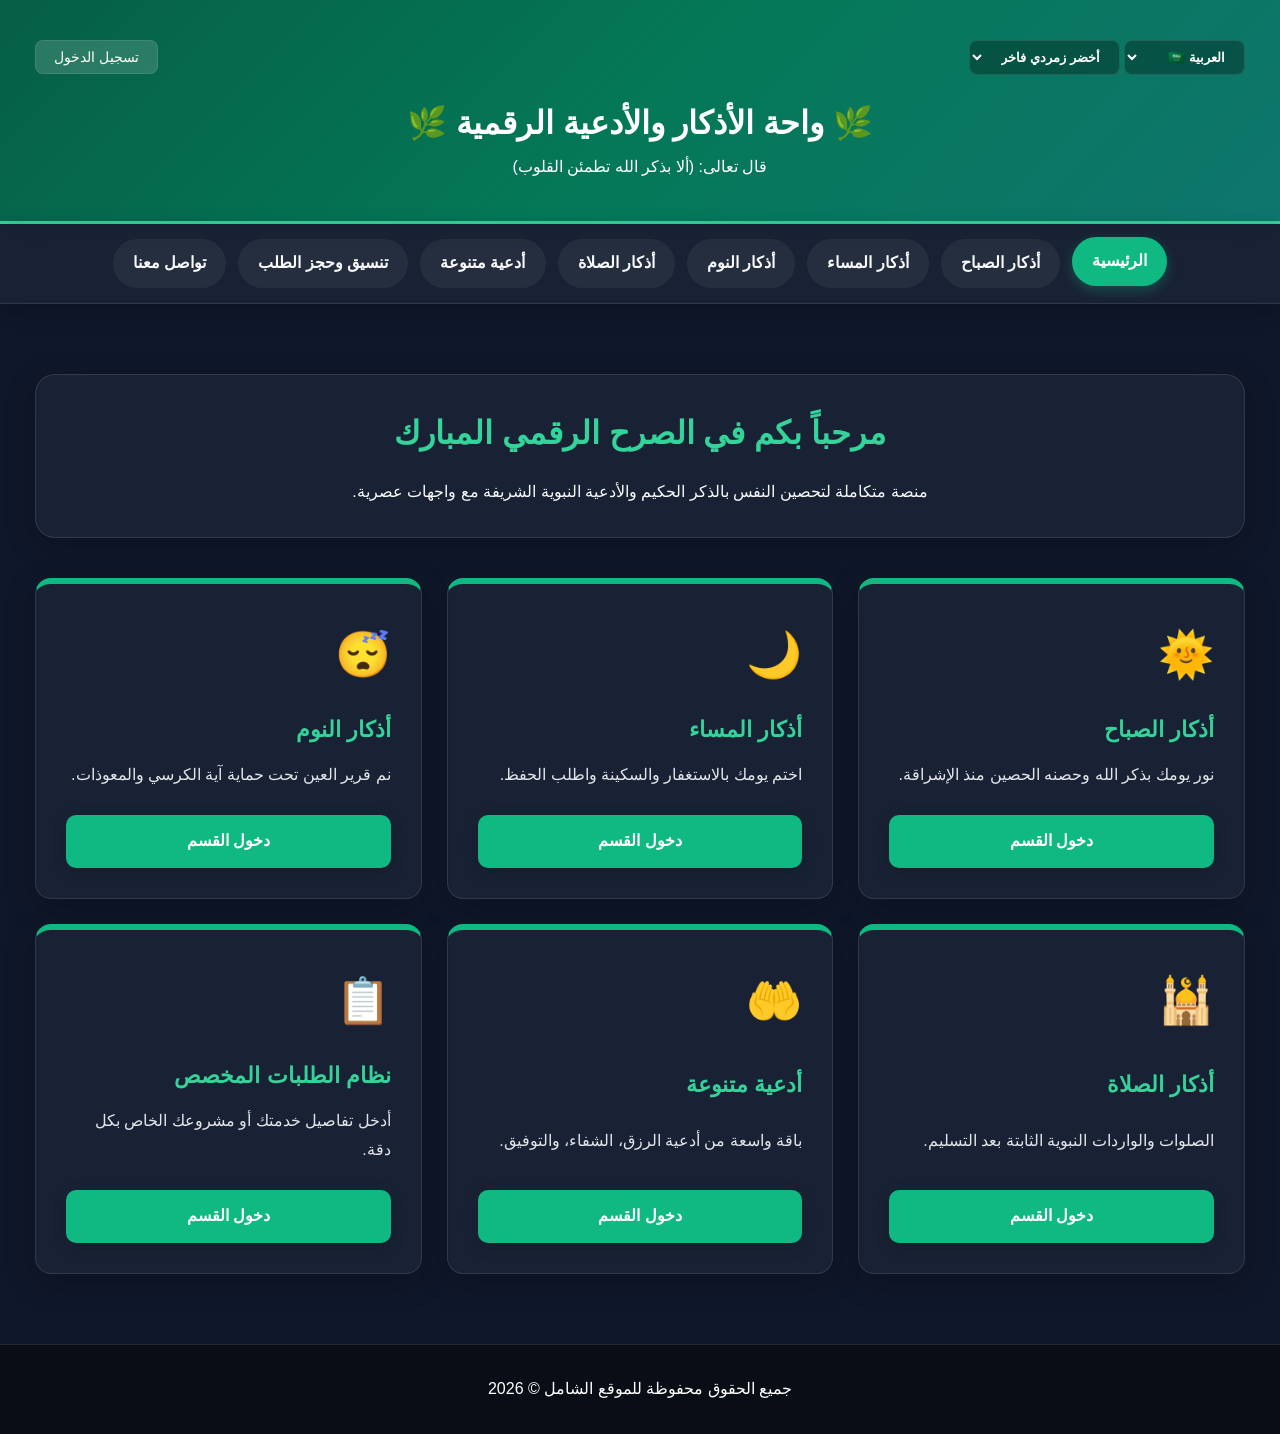
<file: index.html>
<!DOCTYPE html>
<html lang="ar" dir="rtl" data-theme="emerald">
<head>
    <meta charset="UTF-8">
    <meta name="viewport" content="width=device-width, initial-scale=1.0">
    <title>الموقع الشامل للأذكار والأدعية والخدمات الرقمية</title>
    <link rel="stylesheet" href="style.css">
</head>
<body>
    <header class="main-header">
        <div class="top-bar">
            <div class="controls">
                <select id="langSwitch" onchange="changeLanguage(this.value)">
                    <option value="ar">العربية 🇸🇦</option>
                    <option value="en">English 🇬🇧</option>
                </select>
                <select id="themeSwitch" onchange="changeTheme(this.value)">
                    <option value="emerald">أخضر زمردي فاخر</option>
                    <option value="royal">أزرق ملكي عميق</option>
                    <option value="gold">ذهبي ملكي أصيل</option>
                </select>
            </div>
            <div class="auth-links">
                <a href="pages/login.php" data-i18n="login">تسجيل الدخول</a>
            </div>
        </div>
        <h1 data-i18n="site_title">🌿 واحة الأذكار والأدعية الرقمية 🌿</h1>
        <p data-i18n="site_subtitle">قال تعالى: (ألا بذكر الله تطمئن القلوب)</p>
    </header>

    <nav class="main-nav">
        <a href="index.html" class="active" data-i18n="nav_home">الرئيسية</a>
        <a href="morning.html" data-i18n="nav_morning">أذكار الصباح</a>
        <a href="evening.html" data-i18n="nav_evening">أذكار المساء</a>
        <a href="sleep.html" data-i18n="nav_sleep">أذكار النوم</a>
        <a href="prayer.html" data-i18n="nav_prayer">أذكار الصلاة</a>
        <a href="dua.html" data-i18n="nav_dua">أدعية متنوعة</a>
        <a href="order.html" data-i18n="nav_order">تنسيق وحجز الطلب</a>
        <a href="contact.php" data-i18n="nav_contact">تواصل معنا</a>
    </nav>

    <main class="container">
        <section class="hero">
            <h2 data-i18n="welcome_h2">مرحباً بكم في الصرح الرقمي المبارك</h2>
            <p data-i18n="welcome_p">منصة متكاملة لتحصين النفس بالذكر الحكيم والأدعية النبوية الشريفة مع واجهات عصرية متطورة.</p>
        </section>

        <section class="cards">
            <div class="card">
                <div class="card-icon">🌞</div>
                <h3 data-i18n="card_m_title">أذكار الصباح</h3>
                <p data-i18n="card_m_desc">نور يومك بذكر الله وحصنه الحصين منذ الإشراقة.</p>
                <a href="morning.html" class="btn-card" data-i18n="enter">دخول القسم</a>
            </div>
            <div class="card">
                <div class="card-icon">🌙</div>
                <h3 data-i18n="card_e_title">أذكار المساء</h3>
                <p data-i18n="card_e_desc">اختم يومك بالاستغفار والسكينة واطلب الحفظ الإلهي.</p>
                <a href="evening.html" class="btn-card" data-i18n="enter">دخول القسم</a>
            </div>
            <div class="card">
                <div class="card-icon">😴</div>
                <h3 data-i18n="card_s_title">أذكار النوم</h3>
                <p data-i18n="card_s_desc">نم قرير العين تحت حماية آية الكرسي والمعوذات.</p>
                <a href="sleep.html" class="btn-card" data-i18n="enter">دخول القسم</a>
            </div>
            <div class="card">
                <div class="card-icon">🕌</div>
                <h3 data-i18n="card_p_title">أذكار الصلاة</h3>
                <p data-i18n="card_p_desc">الصلوات والواردات النبوية الثابتة بعد التسليم.</p>
                <a href="prayer.html" class="btn-card" data-i18n="enter">دخول القسم</a>
            </div>
            <div class="card">
                <div class="card-icon">🤲</div>
                <h3 data-i18n="card_d_title">أدعية متنوعة</h3>
                <p data-i18n="card_d_desc">باقة واسعة من أدعية الرزق، الشفاء، والتوفيق.</p>
                <a href="dua.html" class="btn-card" data-i18n="enter">دخول القسم</a>
            </div>
            <div class="card">
                <div class="card-icon">📋</div>
                <h3 data-i18n="card_o_title">نظام الطلبات المخصص</h3>
                <p data-i18n="card_o_desc">أدخل تفاصيل خدمتك أو مشروعك الخاص بكل دقة.</p>
                <a href="order.html" class="btn-card" data-i18n="enter">دخول القسم</a>
            </div>
        </section>
    </main>

    <footer class="main-footer">
        <p><span data-i18n="footer_rights">جميع الحقوق محفوظة للموقع الشامل ©</span> <span id="footer-year">2026</span></p>
    </footer>

    <script src="script.js"></script>
</body>
</html>
</file>
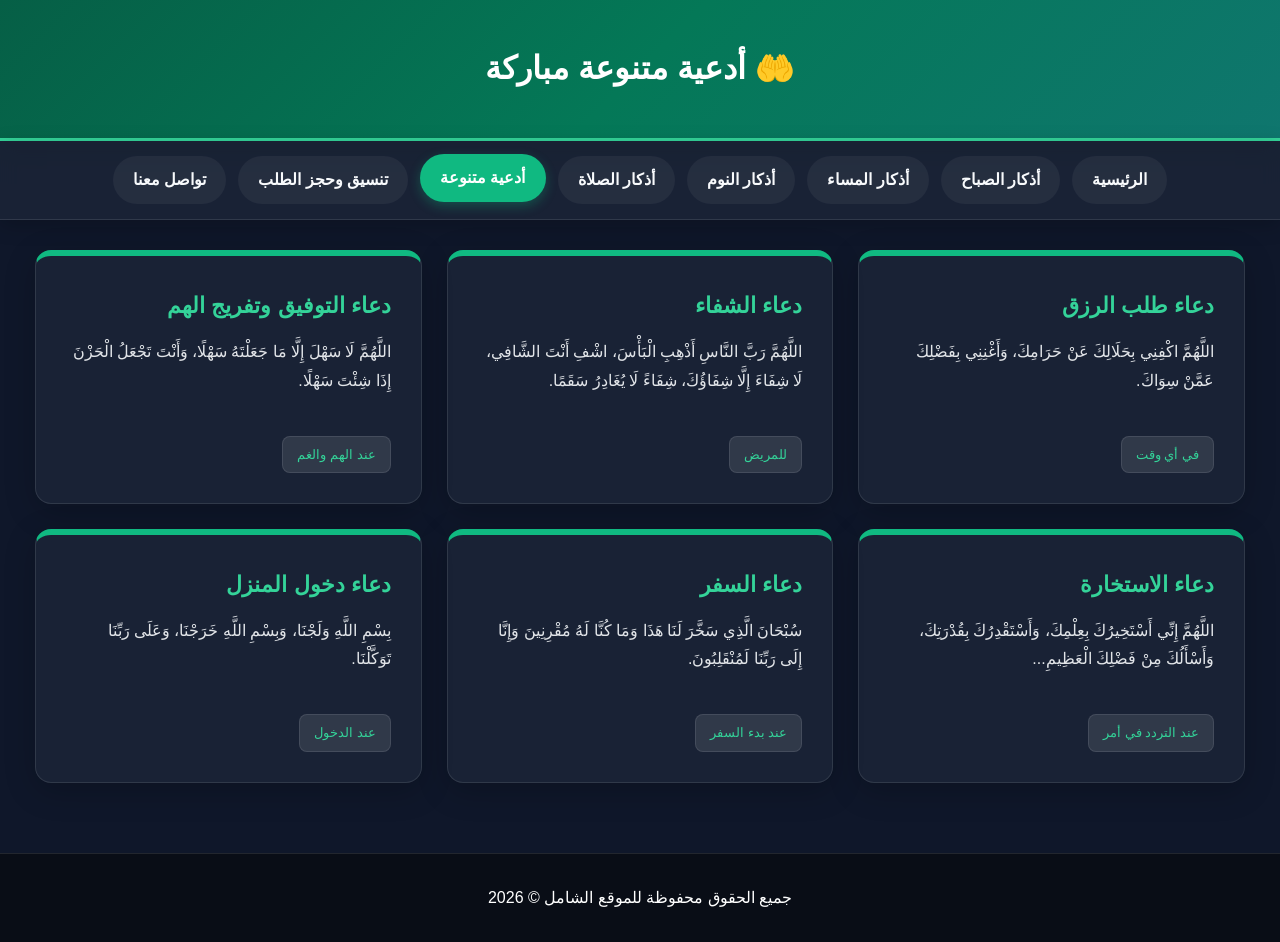
<file: dua.html>
<!DOCTYPE html>
<html lang="ar" dir="rtl" data-theme="emerald">
<head>
    <meta charset="UTF-8">
    <meta name="viewport" content="width=device-width, initial-scale=1.0">
    <title>أدعية متنوعة</title>
    <link rel="stylesheet" href="style.css">
</head>
<body>
    <header class="main-header">
        <h1>🤲 أدعية متنوعة مباركة</h1>
    </header>
    <nav class="main-nav">
        <a href="index.html">الرئيسية</a>
        <a href="morning.html">أذكار الصباح</a>
        <a href="evening.html">أذكار المساء</a>
        <a href="sleep.html">أذكار النوم</a>
        <a href="prayer.html">أذكار الصلاة</a>
        <a href="dua.html" class="active">أدعية متنوعة</a>
        <a href="order.html">تنسيق وحجز الطلب</a>
        <a href="contact.php">تواصل معنا</a>
    </nav>
    <main class="container">
        <section class="cards">
            <div class="card">
                <h3>دعاء طلب الرزق</h3>
                <p>اللَّهُمَّ اكْفِنِي بِحَلَالِكَ عَنْ حَرَامِكَ، وَأَغْنِنِي بِفَضْلِكَ عَمَّنْ سِوَاكَ.</p>
                <span class="badge">في أي وقت</span>
            </div>
            <div class="card">
                <h3>دعاء الشفاء</h3>
                <p>اللَّهُمَّ رَبَّ النَّاسِ أَذْهِبِ الْبَأْسَ، اشْفِ أَنْتَ الشَّافِي، لَا شِفَاءَ إِلَّا شِفَاؤُكَ، شِفَاءً لَا يُغَادِرُ سَقَمًا.</p>
                <span class="badge">للمريض</span>
            </div>
            <div class="card">
                <h3>دعاء التوفيق وتفريج الهم</h3>
                <p>اللَّهُمَّ لَا سَهْلَ إِلَّا مَا جَعَلْتَهُ سَهْلًا، وَأَنْتَ تَجْعَلُ الْحَزْنَ إِذَا شِئْتَ سَهْلًا.</p>
                <span class="badge">عند الهم والغم</span>
            </div>
            <div class="card">
                <h3>دعاء الاستخارة</h3>
                <p>اللَّهُمَّ إِنِّي أَسْتَخِيرُكَ بِعِلْمِكَ، وَأَسْتَقْدِرُكَ بِقُدْرَتِكَ، وَأَسْأَلُكَ مِنْ فَضْلِكَ الْعَظِيمِ...</p>
                <span class="badge">عند التردد في أمر</span>
            </div>
            <div class="card">
                <h3>دعاء السفر</h3>
                <p>سُبْحَانَ الَّذِي سَخَّرَ لَنَا هَذَا وَمَا كُنَّا لَهُ مُقْرِنِينَ وَإِنَّا إِلَى رَبِّنَا لَمُنْقَلِبُونَ.</p>
                <span class="badge">عند بدء السفر</span>
            </div>
            <div class="card">
                <h3>دعاء دخول المنزل</h3>
                <p>بِسْمِ اللَّهِ وَلَجْنَا، وَبِسْمِ اللَّهِ خَرَجْنَا، وَعَلَى رَبِّنَا تَوَكَّلْنَا.</p>
                <span class="badge">عند الدخول</span>
            </div>
        </section>
    </main>
    <footer class="main-footer">
        <p>جميع الحقوق محفوظة للموقع الشامل © <span id="footer-year">2026</span></p>
    </footer>
    <script src="../script.js"></script>
</body>
</html>
</file>
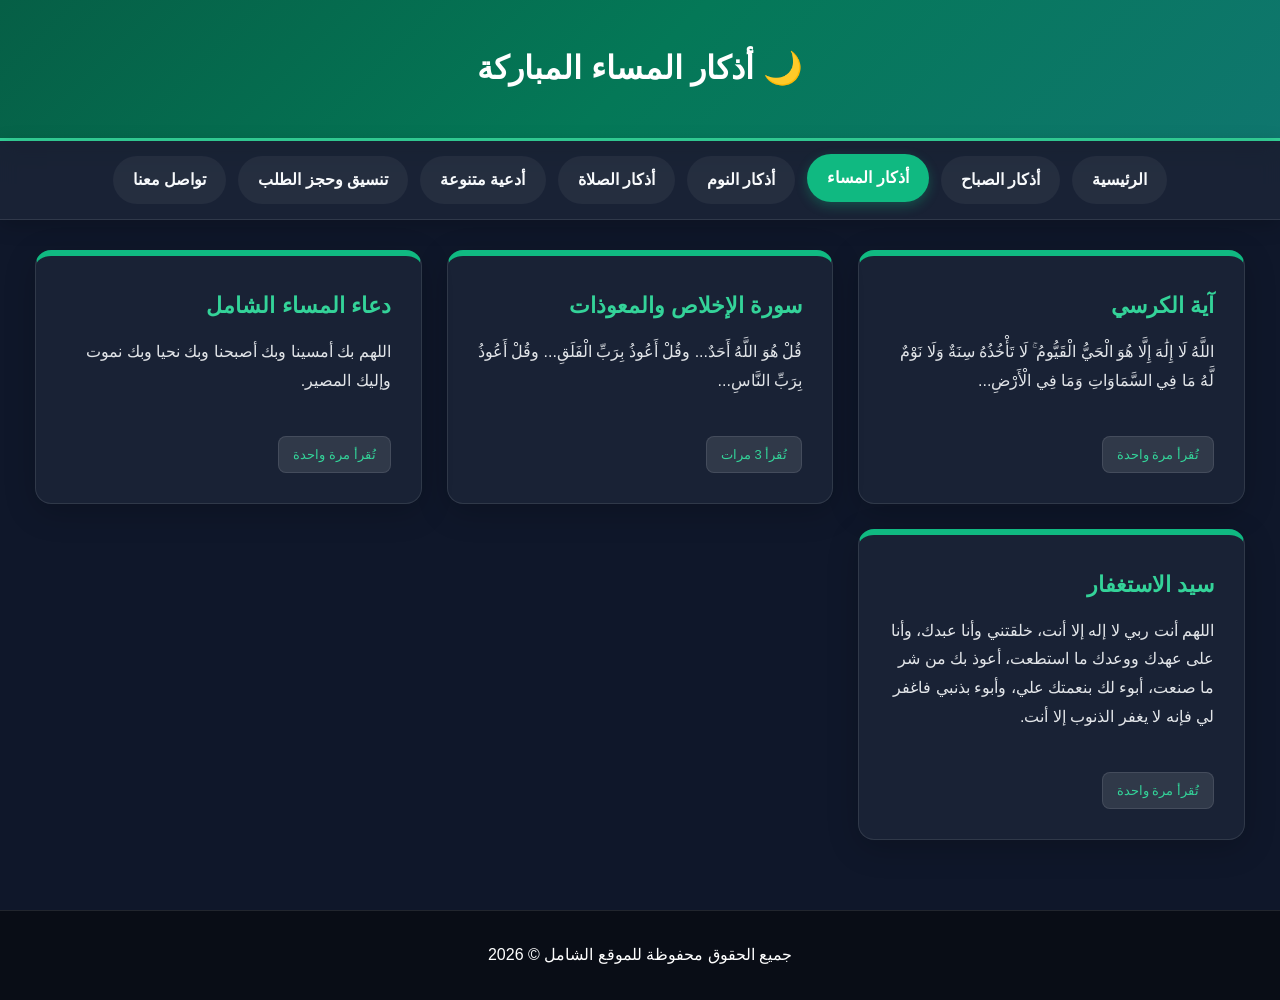
<file: evening.html>
<!DOCTYPE html>
<html lang="ar" dir="rtl" data-theme="emerald">
<head>
    <meta charset="UTF-8">
    <meta name="viewport" content="width=device-width, initial-scale=1.0">
    <title>أذكار المساء</title>
    <link rel="stylesheet" href="style.css">
</head>
<body>
    <header class="main-header">
        <h1>🌙 أذكار المساء المباركة</h1>
    </header>
    <nav class="main-nav">
        <a href="index.html">الرئيسية</a>
        <a href="morning.html">أذكار الصباح</a>
        <a href="evening.html" class="active">أذكار المساء</a>
        <a href="sleep.html">أذكار النوم</a>
        <a href="prayer.html">أذكار الصلاة</a>
        <a href="dua.html">أدعية متنوعة</a>
        <a href="order.html">تنسيق وحجز الطلب</a>
        <a href="contact.php">تواصل معنا</a>
    </nav>
    <main class="container">
        <section class="cards">
            <div class="card">
                <h3>آية الكرسي</h3>
                <p>اللَّهُ لَا إِلَٰهَ إِلَّا هُوَ الْحَيُّ الْقَيُّومُ ۚ لَا تَأْخُذُهُ سِنَةٌ وَلَا نَوْمٌ لَّهُ مَا فِي السَّمَاوَاتِ وَمَا فِي الْأَرْضِ...</p>
                <span class="badge">تُقرأ مرة واحدة</span>
            </div>
            <div class="card">
                <h3>سورة الإخلاص والمعوذات</h3>
                <p>قُلْ هُوَ اللَّهُ أَحَدٌ... وقُلْ أَعُوذُ بِرَبِّ الْفَلَقِ... وقُلْ أَعُوذُ بِرَبِّ النَّاسِ...</p>
                <span class="badge">تُقرأ 3 مرات</span>
            </div>
            <div class="card">
                <h3>دعاء المساء الشامل</h3>
                <p>اللهم بك أمسينا وبك أصبحنا وبك نحيا وبك نموت وإليك المصير.</p>
                <span class="badge">تُقرأ مرة واحدة</span>
            </div>
            <div class="card">
                <h3>سيد الاستغفار</h3>
                <p>اللهم أنت ربي لا إله إلا أنت، خلقتني وأنا عبدك، وأنا على عهدك ووعدك ما استطعت، أعوذ بك من شر ما صنعت، أبوء لك بنعمتك علي، وأبوء بذنبي فاغفر لي فإنه لا يغفر الذنوب إلا أنت.</p>
                <span class="badge">تُقرأ مرة واحدة</span>
            </div>
        </section>
    </main>
    <footer class="main-footer">
        <p>جميع الحقوق محفوظة للموقع الشامل © <span id="footer-year">2026</span></p>
    </footer>
    <script src="../script.js"></script>
</body>
</html>
</file>
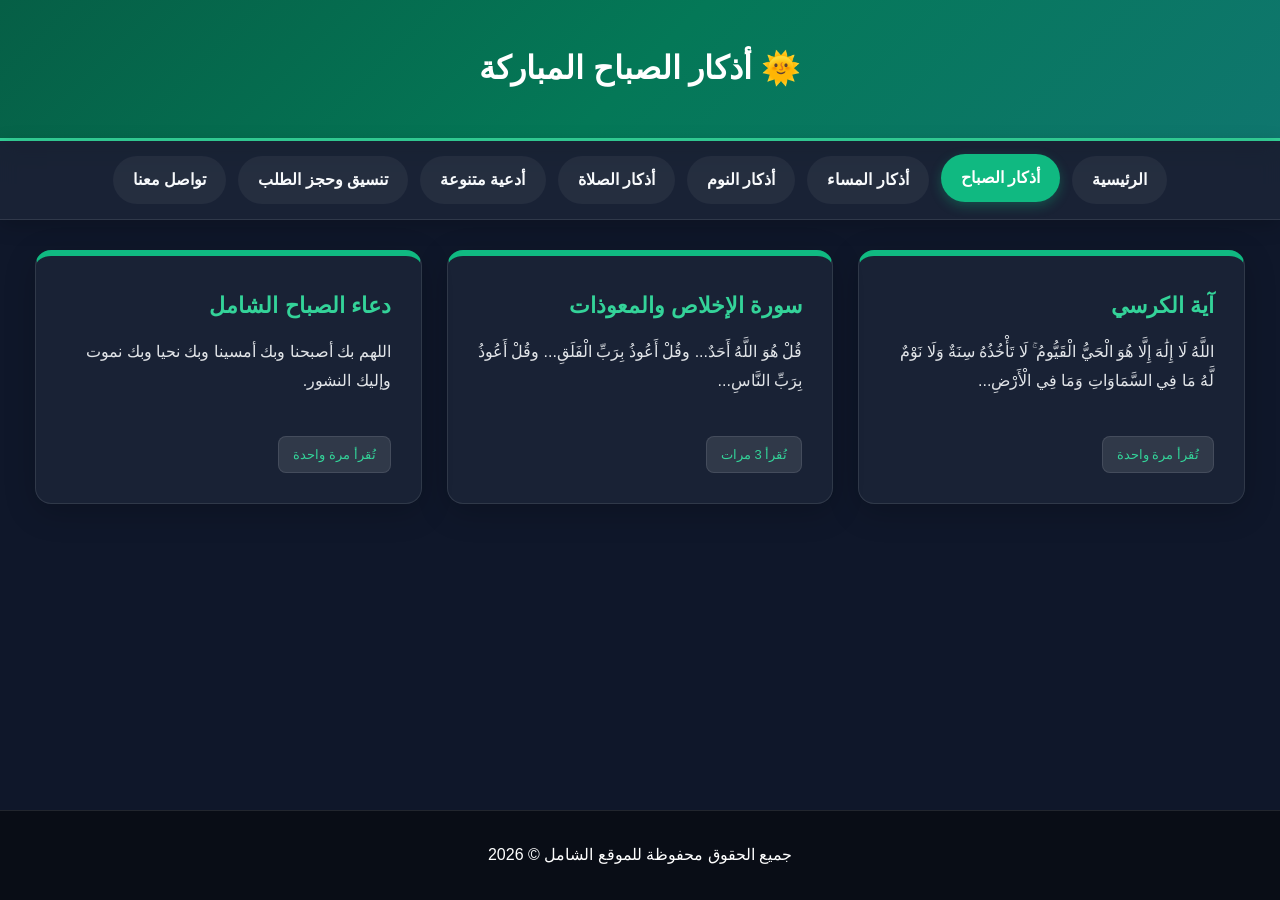
<file: morning.html>
<!DOCTYPE html>
<html lang="ar" dir="rtl" data-theme="emerald">
<head>
    <meta charset="UTF-8">
    <meta name="viewport" content="width=device-width, initial-scale=1.0">
    <title>أذكار الصباح</title>
    <link rel="stylesheet" href="style.css">
</head>
<body>
    <header class="main-header">
        <h1>🌞 أذكار الصباح المباركة</h1>
    </header>
    <nav class="main-nav">
        <a href="index.html">الرئيسية</a>
        <a href="morning.html" class="active">أذكار الصباح</a>
        <a href="evening.html">أذكار المساء</a>
        <a href="sleep.html">أذكار النوم</a>
        <a href="prayer.html">أذكار الصلاة</a>
        <a href="dua.html">أدعية متنوعة</a>
        <a href="order.html">تنسيق وحجز الطلب</a>
        <a href="contact.php">تواصل معنا</a>
    </nav>
    <main class="container">
        <section class="cards">
            <div class="card">
                <h3>آية الكرسي</h3>
                <p>اللَّهُ لَا إِلَٰهَ إِلَّا هُوَ الْحَيُّ الْقَيُّومُ ۚ لَا تَأْخُذُهُ سِنَةٌ وَلَا نَوْمٌ لَّهُ مَا فِي السَّمَاوَاتِ وَمَا فِي الْأَرْضِ...</p>
                <span class="badge">تُقرأ مرة واحدة</span>
            </div>
            <div class="card">
                <h3>سورة الإخلاص والمعوذات</h3>
                <p>قُلْ هُوَ اللَّهُ أَحَدٌ... وقُلْ أَعُوذُ بِرَبِّ الْفَلَقِ... وقُلْ أَعُوذُ بِرَبِّ النَّاسِ...</p>
                <span class="badge">تُقرأ 3 مرات</span>
            </div>
            <div class="card">
                <h3>دعاء الصباح الشامل</h3>
                <p>اللهم بك أصبحنا وبك أمسينا وبك نحيا وبك نموت وإليك النشور.</p>
                <span class="badge">تُقرأ مرة واحدة</span>
            </div>
        </section>
    </main>
    <footer class="main-footer">
        <p>جميع الحقوق محفوظة للموقع الشامل © <span id="footer-year">2026</span></p>
    </footer>
    <script src="../script.js"></script>
</body>
</html>
</file>
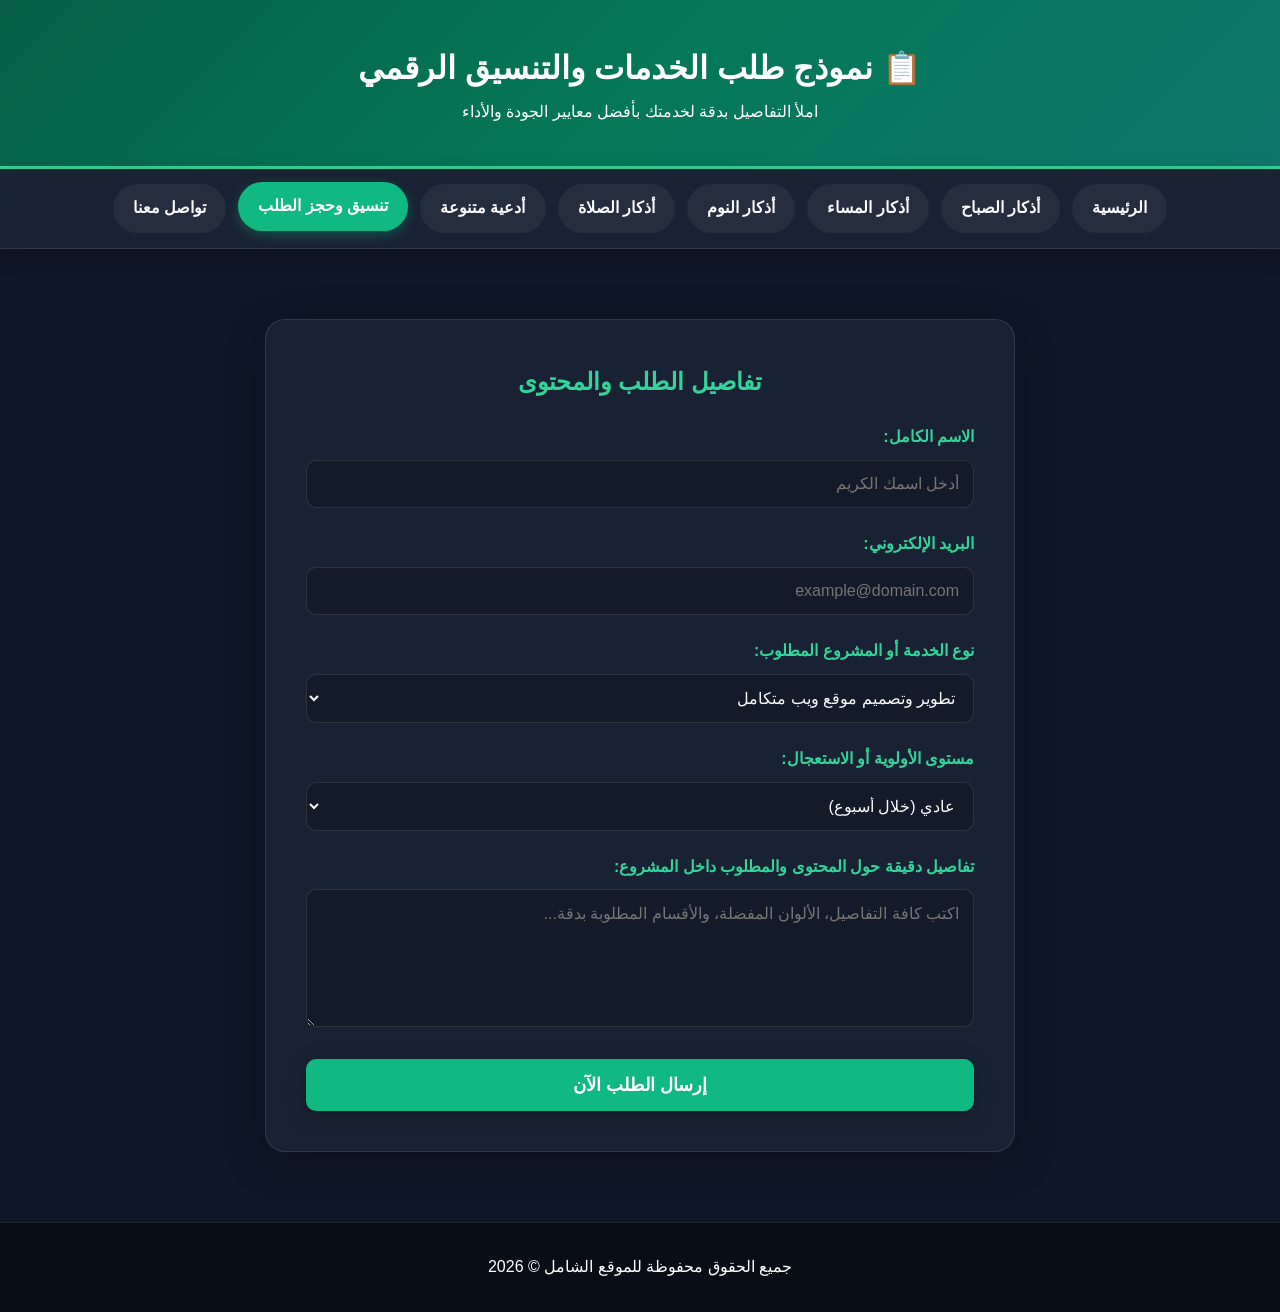
<file: order.html>
<!DOCTYPE html>
<html lang="ar" dir="rtl" data-theme="emerald">
<head>
    <meta charset="UTF-8">
    <meta name="viewport" content="width=device-width, initial-scale=1.0">
    <title>تنسيق وحجز الطلب والخدمات</title>
    <link rel="stylesheet" href="style.css">
</head>
<body>
    <header class="main-header">
        <h1>📋 نموذج طلب الخدمات والتنسيق الرقمي</h1>
        <p>املأ التفاصيل بدقة لخدمتك بأفضل معايير الجودة والأداء</p>
    </header>
    <nav class="main-nav">
        <a href="index.html">الرئيسية</a>
        <a href="morning.html">أذكار الصباح</a>
        <a href="evening.html">أذكار المساء</a>
        <a href="sleep.html">أذكار النوم</a>
        <a href="prayer.html">أذكار الصلاة</a>
        <a href="dua.html">أدعية متنوعة</a>
        <a href="order.html" class="active">تنسيق وحجز الطلب</a>
        <a href="contact.php">تواصل معنا</a>
    </nav>
    <main class="container">
        <div class="form-container">
            <h2 style="margin-bottom: 20px; color: var(--accent-color); text-align: center;">تفاصيل الطلب والمحتوى</h2>
            <form action="#" method="POST">
                <div class="form-group">
                    <label>الاسم الكامل:</label>
                    <input type="text" name="client_name" required placeholder="أدخل اسمك الكريم">
                </div>
                <div class="form-group">
                    <label>البريد الإلكتروني:</label>
                    <input type="email" name="client_email" required placeholder="example@domain.com">
                </div>
                <div class="form-group">
                    <label>نوع الخدمة أو المشروع المطلوب:</label>
                    <select name="service_type">
                        <option value="web">تطوير وتصميم موقع ويب متكامل</option>
                        <option value="design">تصميم واجهات وتنسيق الوان عصري</option>
                        <option value="content">إدخال محتوى وتنسيق أدعية وأذكار</option>
                        <option value="other">استشارة برمجية أو تقنية أخرى</option>
                    </select>
                </div>
                <div class="form-group">
                    <label>مستوى الأولوية أو الاستعجال:</label>
                    <select name="priority">
                        <option value="normal">عادي (خلال أسبوع)</option>
                        <option value="urgent">عاجل (خلال 48 ساعة)</option>
                        <option value="vip">خاص VIP (فوري)</option>
                    </select>
                </div>
                <div class="form-group">
                    <label>تفاصيل دقيقة حول المحتوى والمطلوب داخل المشروع:</label>
                    <textarea name="order_details" rows="6" required placeholder="اكتب كافة التفاصيل، الألوان المفضلة، والأقسام المطلوبة بدقة..."></textarea>
                </div>
                <button type="submit" class="btn-submit">إرسال الطلب الآن</button>
            </form>
        </div>
    </main>
    <footer class="main-footer">
        <p>جميع الحقوق محفوظة للموقع الشامل © <span id="footer-year">2026</span></p>
    </footer>
    <script src="../script.js"></script>
</body>
</html>
</file>
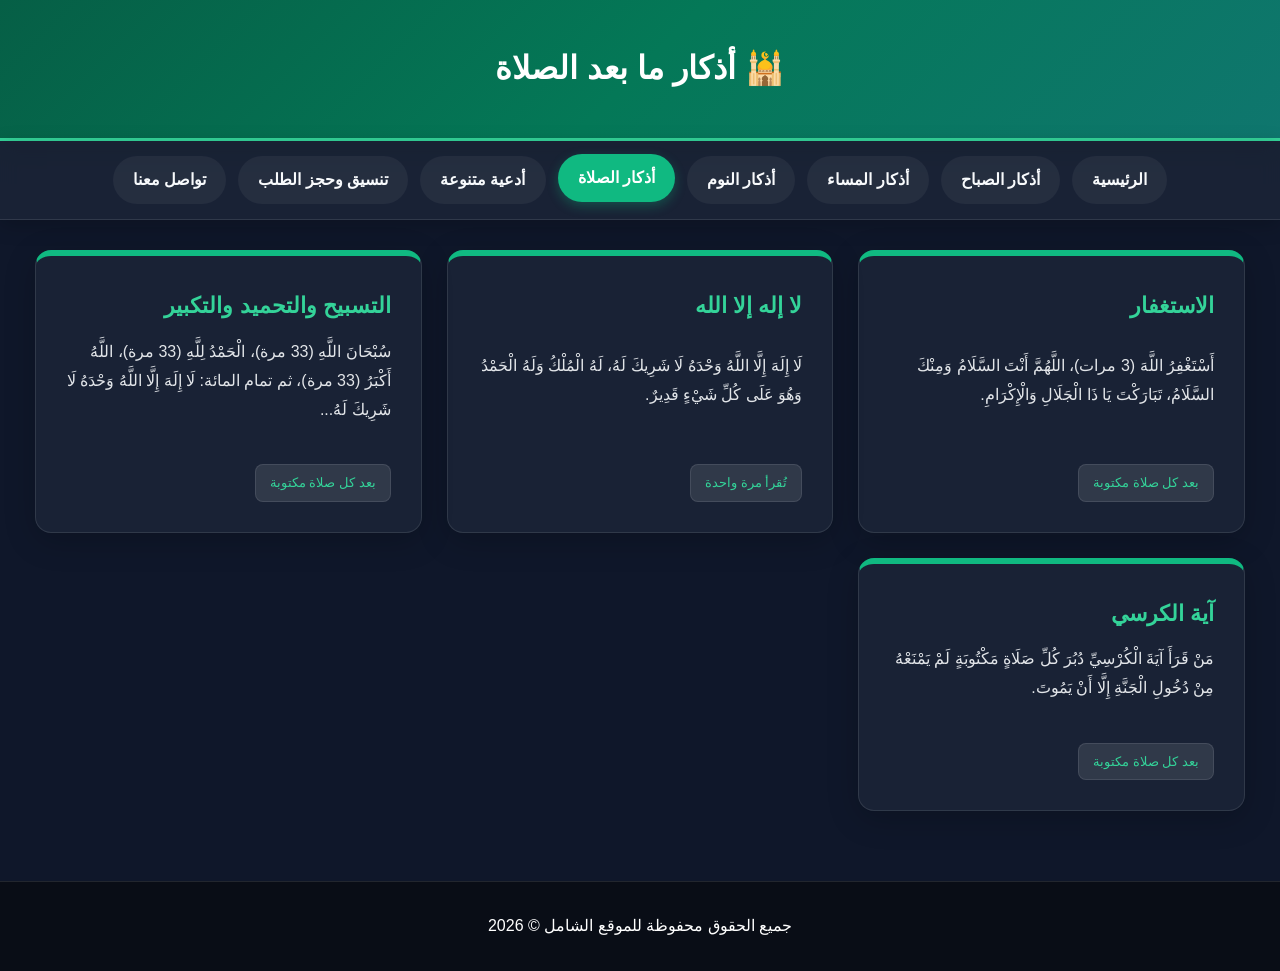
<file: prayer.html>
<!DOCTYPE html>
<html lang="ar" dir="rtl" data-theme="emerald">
<head>
    <meta charset="UTF-8">
    <meta name="viewport" content="width=device-width, initial-scale=1.0">
    <title>أذكار الصلاة</title>
    <link rel="stylesheet" href="style.css">
</head>
<body>
    <header class="main-header">
        <h1>🕌 أذكار ما بعد الصلاة</h1>
    </header>
    <nav class="main-nav">
        <a href="index.html">الرئيسية</a>
        <a href="morning.html">أذكار الصباح</a>
        <a href="evening.html">أذكار المساء</a>
        <a href="sleep.html">أذكار النوم</a>
        <a href="prayer.html" class="active">أذكار الصلاة</a>
        <a href="dua.html">أدعية متنوعة</a>
        <a href="order.html">تنسيق وحجز الطلب</a>
        <a href="contact.php">تواصل معنا</a>
    </nav>
    <main class="container">
        <section class="cards">
            <div class="card">
                <h3>الاستغفار</h3>
                <p>أَسْتَغْفِرُ اللَّهَ (3 مرات)، اللَّهُمَّ أَنْتَ السَّلَامُ وَمِنْكَ السَّلَامُ، تَبَارَكْتَ يَا ذَا الْجَلَالِ وَالْإِكْرَامِ.</p>
                <span class="badge">بعد كل صلاة مكتوبة</span>
            </div>
            <div class="card">
                <h3>لا إله إلا الله</h3>
                <p>لَا إِلَهَ إِلَّا اللَّهُ وَحْدَهُ لَا شَرِيكَ لَهُ، لَهُ الْمُلْكُ وَلَهُ الْحَمْدُ وَهُوَ عَلَى كُلِّ شَيْءٍ قَدِيرٌ.</p>
                <span class="badge">تُقرأ مرة واحدة</span>
            </div>
            <div class="card">
                <h3>التسبيح والتحميد والتكبير</h3>
                <p>سُبْحَانَ اللَّهِ (33 مرة)، الْحَمْدُ لِلَّهِ (33 مرة)، اللَّهُ أَكْبَرُ (33 مرة)، ثم تمام المائة: لَا إِلَهَ إِلَّا اللَّهُ وَحْدَهُ لَا شَرِيكَ لَهُ...</p>
                <span class="badge">بعد كل صلاة مكتوبة</span>
            </div>
            <div class="card">
                <h3>آية الكرسي</h3>
                <p>مَنْ قَرَأَ آيَةَ الْكُرْسِيِّ دُبُرَ كُلِّ صَلَاةٍ مَكْتُوبَةٍ لَمْ يَمْنَعْهُ مِنْ دُخُولِ الْجَنَّةِ إِلَّا أَنْ يَمُوتَ.</p>
                <span class="badge">بعد كل صلاة مكتوبة</span>
            </div>
        </section>
    </main>
    <footer class="main-footer">
        <p>جميع الحقوق محفوظة للموقع الشامل © <span id="footer-year">2026</span></p>
    </footer>
    <script src="../script.js"></script>
</body>
</html>
</file>
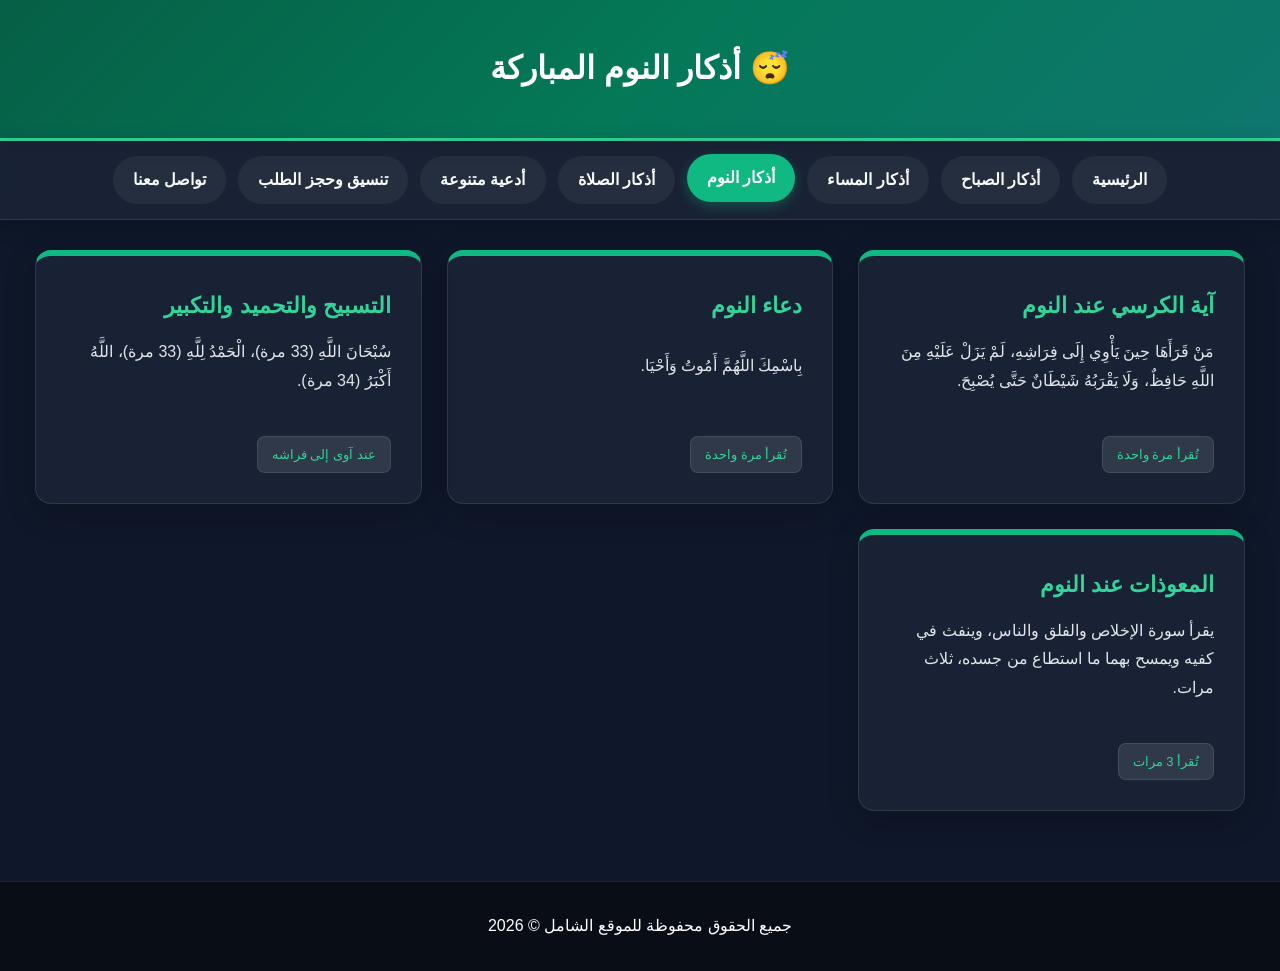
<file: sleep.html>
<!DOCTYPE html>
<html lang="ar" dir="rtl" data-theme="emerald">
<head>
    <meta charset="UTF-8">
    <meta name="viewport" content="width=device-width, initial-scale=1.0">
    <title>أذكار النوم</title>
    <link rel="stylesheet" href="style.css">
</head>
<body>
    <header class="main-header">
        <h1>😴 أذكار النوم المباركة</h1>
    </header>
    <nav class="main-nav">
        <a href="index.html">الرئيسية</a>
        <a href="morning.html">أذكار الصباح</a>
        <a href="evening.html">أذكار المساء</a>
        <a href="sleep.html" class="active">أذكار النوم</a>
        <a href="prayer.html">أذكار الصلاة</a>
        <a href="dua.html">أدعية متنوعة</a>
        <a href="order.html">تنسيق وحجز الطلب</a>
        <a href="contact.php">تواصل معنا</a>
    </nav>
    <main class="container">
        <section class="cards">
            <div class="card">
                <h3>آية الكرسي عند النوم</h3>
                <p>مَنْ قَرَأَهَا حِينَ يَأْوِي إِلَى فِرَاشِهِ، لَمْ يَزَلْ عَلَيْهِ مِنَ اللَّهِ حَافِظٌ، وَلَا يَقْرَبُهُ شَيْطَانٌ حَتَّى يُصْبِحَ.</p>
                <span class="badge">تُقرأ مرة واحدة</span>
            </div>
            <div class="card">
                <h3>دعاء النوم</h3>
                <p>بِاسْمِكَ اللَّهُمَّ أَمُوتُ وَأَحْيَا.</p>
                <span class="badge">تُقرأ مرة واحدة</span>
            </div>
            <div class="card">
                <h3>التسبيح والتحميد والتكبير</h3>
                <p>سُبْحَانَ اللَّهِ (33 مرة)، الْحَمْدُ لِلَّهِ (33 مرة)، اللَّهُ أَكْبَرُ (34 مرة).</p>
                <span class="badge">عند آوى إلى فراشه</span>
            </div>
            <div class="card">
                <h3>المعوذات عند النوم</h3>
                <p>يقرأ سورة الإخلاص والفلق والناس، وينفث في كفيه ويمسح بهما ما استطاع من جسده، ثلاث مرات.</p>
                <span class="badge">تُقرأ 3 مرات</span>
            </div>
        </section>
    </main>
    <footer class="main-footer">
        <p>جميع الحقوق محفوظة للموقع الشامل © <span id="footer-year">2026</span></p>
    </footer>
    <script src="../script.js"></script>
</body>
</html>
</file>
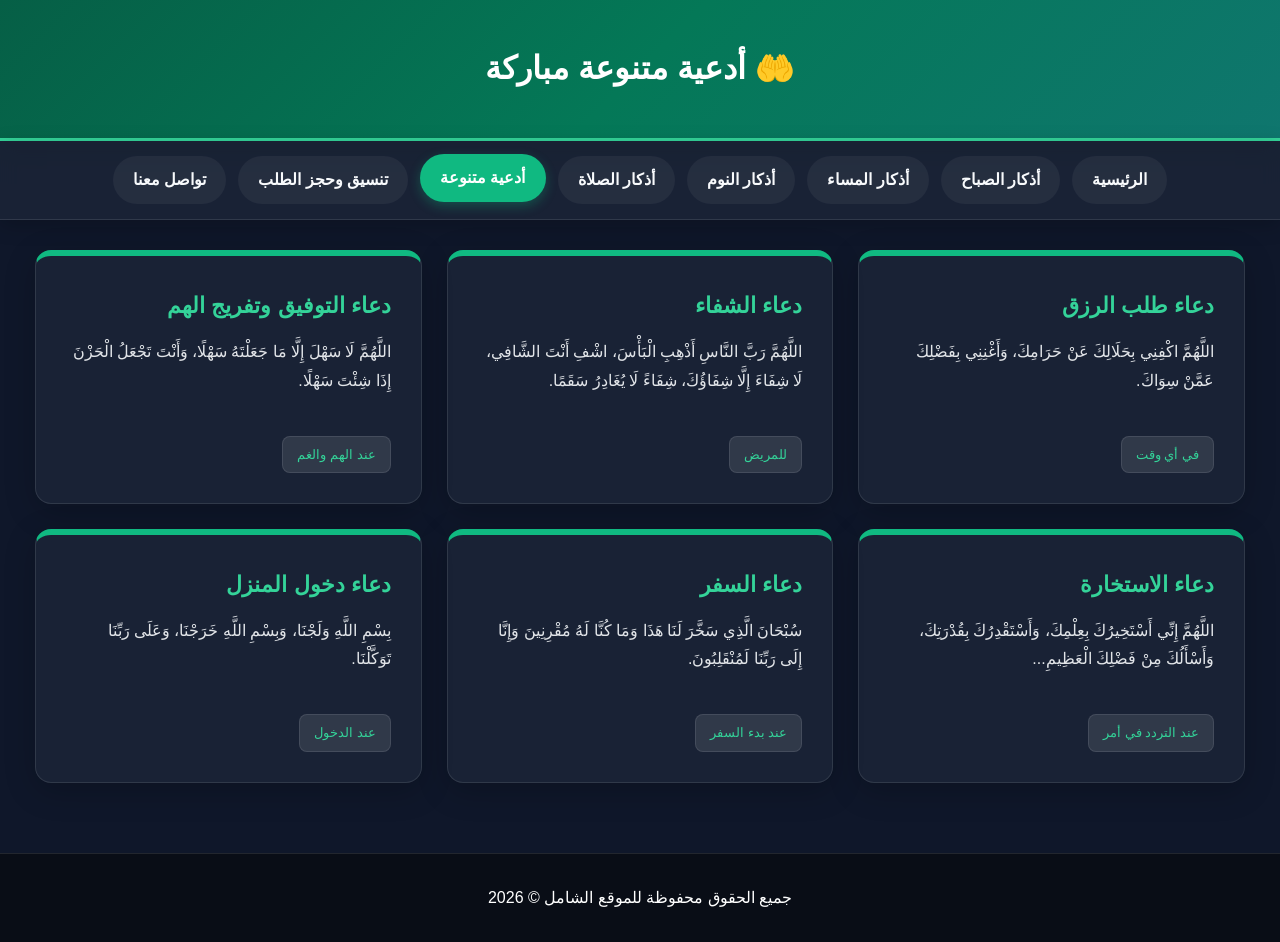
<file: pages/dua.html>
<!DOCTYPE html>
<html lang="ar" dir="rtl" data-theme="emerald">
<head>
    <meta charset="UTF-8">
    <meta name="viewport" content="width=device-width, initial-scale=1.0">
    <title>أدعية متنوعة</title>
    <link rel="stylesheet" href="../style.css">
</head>
<body>
    <header class="main-header">
        <h1>🤲 أدعية متنوعة مباركة</h1>
    </header>
    <nav class="main-nav">
        <a href="../index.html">الرئيسية</a>
        <a href="morning.html">أذكار الصباح</a>
        <a href="evening.html">أذكار المساء</a>
        <a href="sleep.html">أذكار النوم</a>
        <a href="prayer.html">أذكار الصلاة</a>
        <a href="dua.html" class="active">أدعية متنوعة</a>
        <a href="order.html">تنسيق وحجز الطلب</a>
        <a href="contact.php">تواصل معنا</a>
    </nav>
    <main class="container">
        <section class="cards">
            <div class="card">
                <h3>دعاء طلب الرزق</h3>
                <p>اللَّهُمَّ اكْفِنِي بِحَلَالِكَ عَنْ حَرَامِكَ، وَأَغْنِنِي بِفَضْلِكَ عَمَّنْ سِوَاكَ.</p>
                <span class="badge">في أي وقت</span>
            </div>
            <div class="card">
                <h3>دعاء الشفاء</h3>
                <p>اللَّهُمَّ رَبَّ النَّاسِ أَذْهِبِ الْبَأْسَ، اشْفِ أَنْتَ الشَّافِي، لَا شِفَاءَ إِلَّا شِفَاؤُكَ، شِفَاءً لَا يُغَادِرُ سَقَمًا.</p>
                <span class="badge">للمريض</span>
            </div>
            <div class="card">
                <h3>دعاء التوفيق وتفريج الهم</h3>
                <p>اللَّهُمَّ لَا سَهْلَ إِلَّا مَا جَعَلْتَهُ سَهْلًا، وَأَنْتَ تَجْعَلُ الْحَزْنَ إِذَا شِئْتَ سَهْلًا.</p>
                <span class="badge">عند الهم والغم</span>
            </div>
            <div class="card">
                <h3>دعاء الاستخارة</h3>
                <p>اللَّهُمَّ إِنِّي أَسْتَخِيرُكَ بِعِلْمِكَ، وَأَسْتَقْدِرُكَ بِقُدْرَتِكَ، وَأَسْأَلُكَ مِنْ فَضْلِكَ الْعَظِيمِ...</p>
                <span class="badge">عند التردد في أمر</span>
            </div>
            <div class="card">
                <h3>دعاء السفر</h3>
                <p>سُبْحَانَ الَّذِي سَخَّرَ لَنَا هَذَا وَمَا كُنَّا لَهُ مُقْرِنِينَ وَإِنَّا إِلَى رَبِّنَا لَمُنْقَلِبُونَ.</p>
                <span class="badge">عند بدء السفر</span>
            </div>
            <div class="card">
                <h3>دعاء دخول المنزل</h3>
                <p>بِسْمِ اللَّهِ وَلَجْنَا، وَبِسْمِ اللَّهِ خَرَجْنَا، وَعَلَى رَبِّنَا تَوَكَّلْنَا.</p>
                <span class="badge">عند الدخول</span>
            </div>
        </section>
    </main>
    <footer class="main-footer">
        <p>جميع الحقوق محفوظة للموقع الشامل © <span id="footer-year">2026</span></p>
    </footer>
    <script src="../script.js"></script>
</body>
</html>
</file>
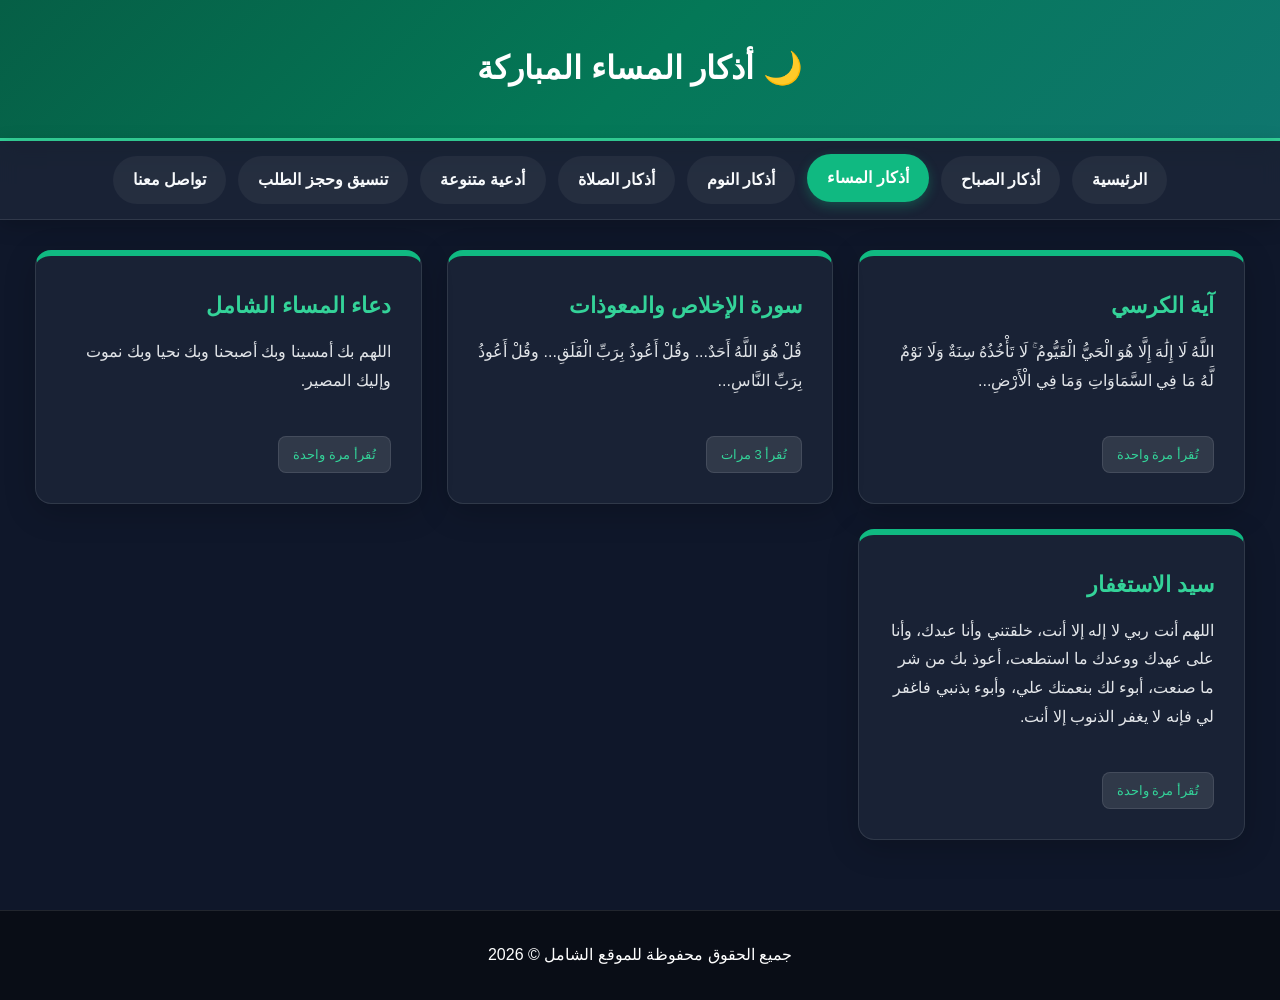
<file: pages/evening.html>
<!DOCTYPE html>
<html lang="ar" dir="rtl" data-theme="emerald">
<head>
    <meta charset="UTF-8">
    <meta name="viewport" content="width=device-width, initial-scale=1.0">
    <title>أذكار المساء</title>
    <link rel="stylesheet" href="../style.css">
</head>
<body>
    <header class="main-header">
        <h1>🌙 أذكار المساء المباركة</h1>
    </header>
    <nav class="main-nav">
        <a href="../index.html">الرئيسية</a>
        <a href="morning.html">أذكار الصباح</a>
        <a href="evening.html" class="active">أذكار المساء</a>
        <a href="sleep.html">أذكار النوم</a>
        <a href="prayer.html">أذكار الصلاة</a>
        <a href="dua.html">أدعية متنوعة</a>
        <a href="order.html">تنسيق وحجز الطلب</a>
        <a href="contact.php">تواصل معنا</a>
    </nav>
    <main class="container">
        <section class="cards">
            <div class="card">
                <h3>آية الكرسي</h3>
                <p>اللَّهُ لَا إِلَٰهَ إِلَّا هُوَ الْحَيُّ الْقَيُّومُ ۚ لَا تَأْخُذُهُ سِنَةٌ وَلَا نَوْمٌ لَّهُ مَا فِي السَّمَاوَاتِ وَمَا فِي الْأَرْضِ...</p>
                <span class="badge">تُقرأ مرة واحدة</span>
            </div>
            <div class="card">
                <h3>سورة الإخلاص والمعوذات</h3>
                <p>قُلْ هُوَ اللَّهُ أَحَدٌ... وقُلْ أَعُوذُ بِرَبِّ الْفَلَقِ... وقُلْ أَعُوذُ بِرَبِّ النَّاسِ...</p>
                <span class="badge">تُقرأ 3 مرات</span>
            </div>
            <div class="card">
                <h3>دعاء المساء الشامل</h3>
                <p>اللهم بك أمسينا وبك أصبحنا وبك نحيا وبك نموت وإليك المصير.</p>
                <span class="badge">تُقرأ مرة واحدة</span>
            </div>
            <div class="card">
                <h3>سيد الاستغفار</h3>
                <p>اللهم أنت ربي لا إله إلا أنت، خلقتني وأنا عبدك، وأنا على عهدك ووعدك ما استطعت، أعوذ بك من شر ما صنعت، أبوء لك بنعمتك علي، وأبوء بذنبي فاغفر لي فإنه لا يغفر الذنوب إلا أنت.</p>
                <span class="badge">تُقرأ مرة واحدة</span>
            </div>
        </section>
    </main>
    <footer class="main-footer">
        <p>جميع الحقوق محفوظة للموقع الشامل © <span id="footer-year">2026</span></p>
    </footer>
    <script src="../script.js"></script>
</body>
</html>
</file>
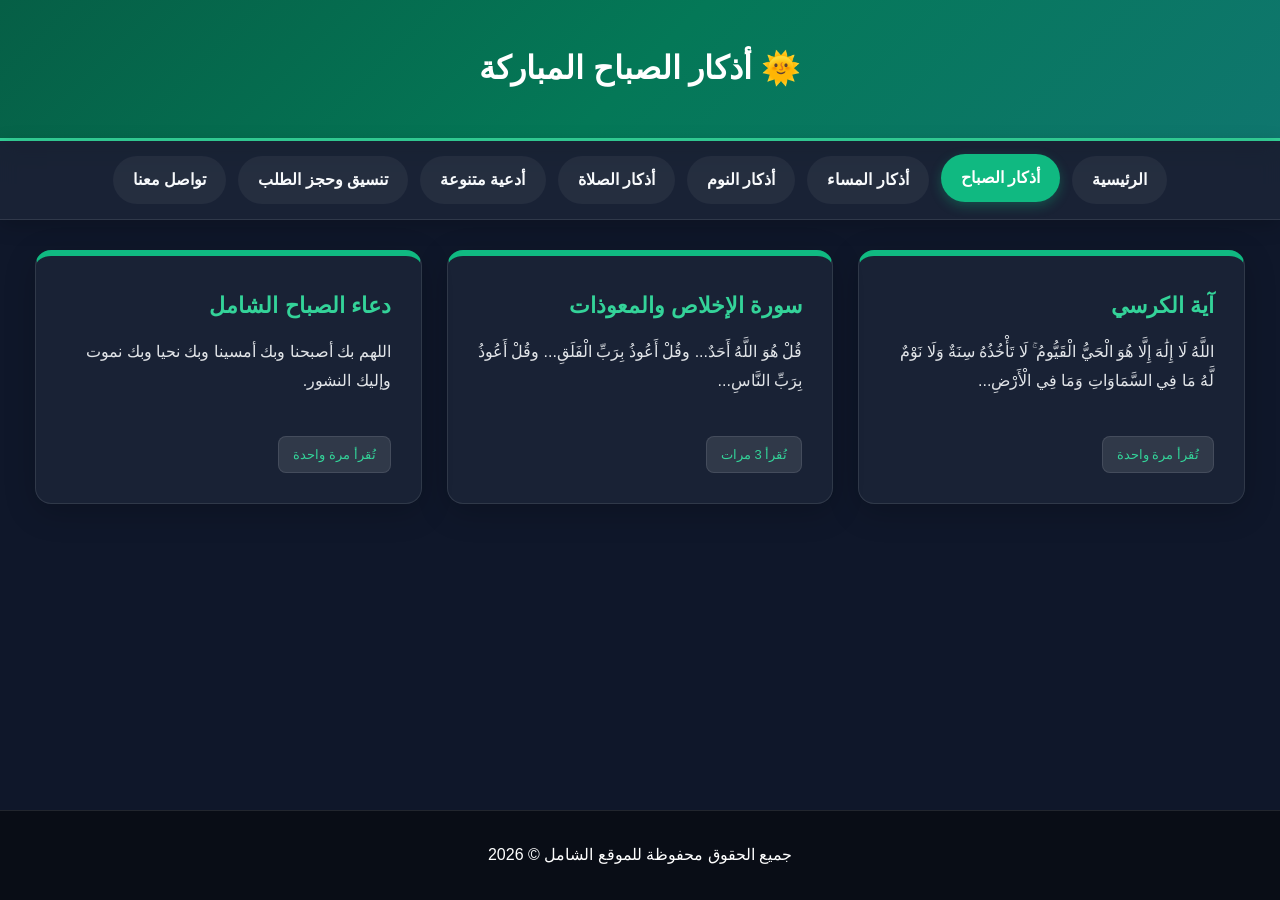
<file: pages/morning.html>
<!DOCTYPE html>
<html lang="ar" dir="rtl" data-theme="emerald">
<head>
    <meta charset="UTF-8">
    <meta name="viewport" content="width=device-width, initial-scale=1.0">
    <title>أذكار الصباح</title>
    <link rel="stylesheet" href="../style.css">
</head>
<body>
    <header class="main-header">
        <h1>🌞 أذكار الصباح المباركة</h1>
    </header>
    <nav class="main-nav">
        <a href="../index.html">الرئيسية</a>
        <a href="morning.html" class="active">أذكار الصباح</a>
        <a href="evening.html">أذكار المساء</a>
        <a href="sleep.html">أذكار النوم</a>
        <a href="prayer.html">أذكار الصلاة</a>
        <a href="dua.html">أدعية متنوعة</a>
        <a href="order.html">تنسيق وحجز الطلب</a>
        <a href="contact.php">تواصل معنا</a>
    </nav>
    <main class="container">
        <section class="cards">
            <div class="card">
                <h3>آية الكرسي</h3>
                <p>اللَّهُ لَا إِلَٰهَ إِلَّا هُوَ الْحَيُّ الْقَيُّومُ ۚ لَا تَأْخُذُهُ سِنَةٌ وَلَا نَوْمٌ لَّهُ مَا فِي السَّمَاوَاتِ وَمَا فِي الْأَرْضِ...</p>
                <span class="badge">تُقرأ مرة واحدة</span>
            </div>
            <div class="card">
                <h3>سورة الإخلاص والمعوذات</h3>
                <p>قُلْ هُوَ اللَّهُ أَحَدٌ... وقُلْ أَعُوذُ بِرَبِّ الْفَلَقِ... وقُلْ أَعُوذُ بِرَبِّ النَّاسِ...</p>
                <span class="badge">تُقرأ 3 مرات</span>
            </div>
            <div class="card">
                <h3>دعاء الصباح الشامل</h3>
                <p>اللهم بك أصبحنا وبك أمسينا وبك نحيا وبك نموت وإليك النشور.</p>
                <span class="badge">تُقرأ مرة واحدة</span>
            </div>
        </section>
    </main>
    <footer class="main-footer">
        <p>جميع الحقوق محفوظة للموقع الشامل © <span id="footer-year">2026</span></p>
    </footer>
    <script src="../script.js"></script>
</body>
</html>
</file>
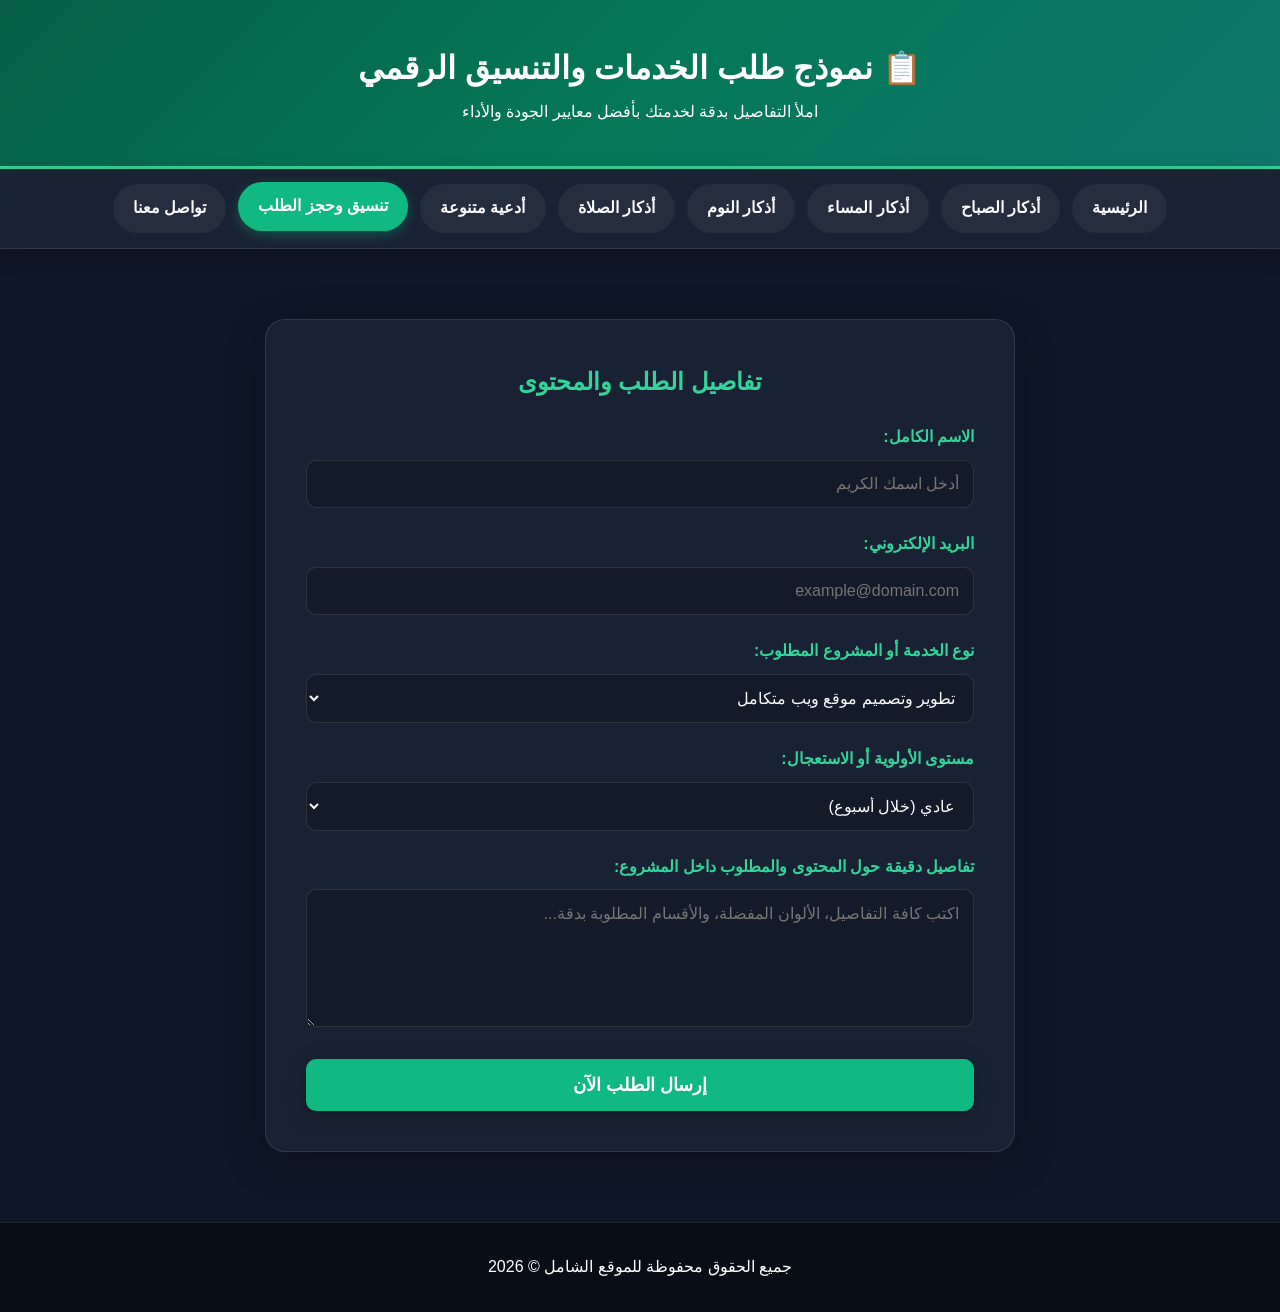
<file: pages/order.html>
<!DOCTYPE html>
<html lang="ar" dir="rtl" data-theme="emerald">
<head>
    <meta charset="UTF-8">
    <meta name="viewport" content="width=device-width, initial-scale=1.0">
    <title>تنسيق وحجز الطلب والخدمات</title>
    <link rel="stylesheet" href="../style.css">
</head>
<body>
    <header class="main-header">
        <h1>📋 نموذج طلب الخدمات والتنسيق الرقمي</h1>
        <p>املأ التفاصيل بدقة لخدمتك بأفضل معايير الجودة والأداء</p>
    </header>
    <nav class="main-nav">
        <a href="../index.html">الرئيسية</a>
        <a href="morning.html">أذكار الصباح</a>
        <a href="evening.html">أذكار المساء</a>
        <a href="sleep.html">أذكار النوم</a>
        <a href="prayer.html">أذكار الصلاة</a>
        <a href="dua.html">أدعية متنوعة</a>
        <a href="order.html" class="active">تنسيق وحجز الطلب</a>
        <a href="contact.php">تواصل معنا</a>
    </nav>
    <main class="container">
        <div class="form-container">
            <h2 style="margin-bottom: 20px; color: var(--accent-color); text-align: center;">تفاصيل الطلب والمحتوى</h2>
            <form action="#" method="POST">
                <div class="form-group">
                    <label>الاسم الكامل:</label>
                    <input type="text" name="client_name" required placeholder="أدخل اسمك الكريم">
                </div>
                <div class="form-group">
                    <label>البريد الإلكتروني:</label>
                    <input type="email" name="client_email" required placeholder="example@domain.com">
                </div>
                <div class="form-group">
                    <label>نوع الخدمة أو المشروع المطلوب:</label>
                    <select name="service_type">
                        <option value="web">تطوير وتصميم موقع ويب متكامل</option>
                        <option value="design">تصميم واجهات وتنسيق الوان عصري</option>
                        <option value="content">إدخال محتوى وتنسيق أدعية وأذكار</option>
                        <option value="other">استشارة برمجية أو تقنية أخرى</option>
                    </select>
                </div>
                <div class="form-group">
                    <label>مستوى الأولوية أو الاستعجال:</label>
                    <select name="priority">
                        <option value="normal">عادي (خلال أسبوع)</option>
                        <option value="urgent">عاجل (خلال 48 ساعة)</option>
                        <option value="vip">خاص VIP (فوري)</option>
                    </select>
                </div>
                <div class="form-group">
                    <label>تفاصيل دقيقة حول المحتوى والمطلوب داخل المشروع:</label>
                    <textarea name="order_details" rows="6" required placeholder="اكتب كافة التفاصيل، الألوان المفضلة، والأقسام المطلوبة بدقة..."></textarea>
                </div>
                <button type="submit" class="btn-submit">إرسال الطلب الآن</button>
            </form>
        </div>
    </main>
    <footer class="main-footer">
        <p>جميع الحقوق محفوظة للموقع الشامل © <span id="footer-year">2026</span></p>
    </footer>
    <script src="../script.js"></script>
</body>
</html>
</file>
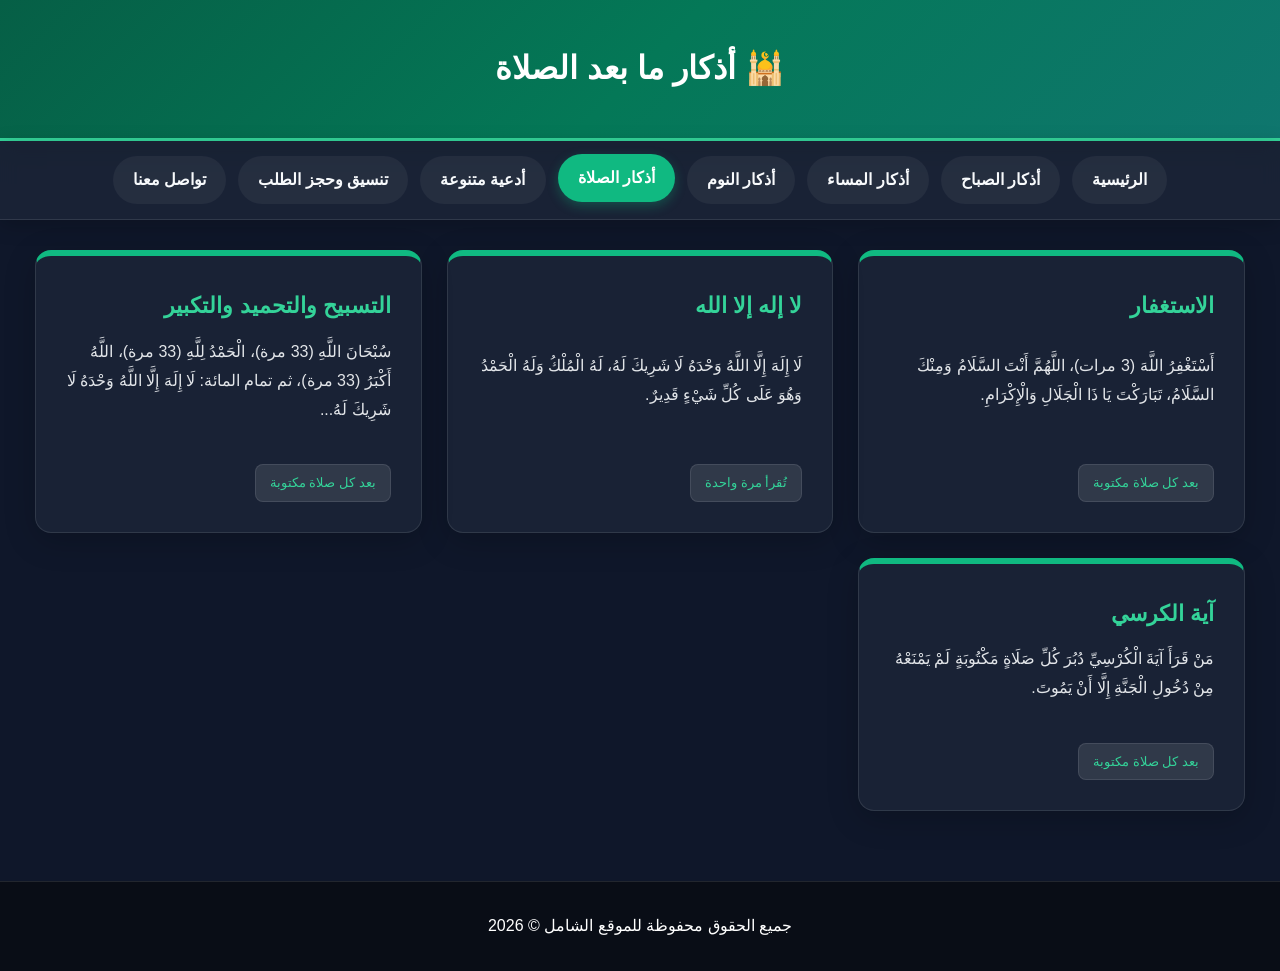
<file: pages/prayer.html>
<!DOCTYPE html>
<html lang="ar" dir="rtl" data-theme="emerald">
<head>
    <meta charset="UTF-8">
    <meta name="viewport" content="width=device-width, initial-scale=1.0">
    <title>أذكار الصلاة</title>
    <link rel="stylesheet" href="../style.css">
</head>
<body>
    <header class="main-header">
        <h1>🕌 أذكار ما بعد الصلاة</h1>
    </header>
    <nav class="main-nav">
        <a href="../index.html">الرئيسية</a>
        <a href="morning.html">أذكار الصباح</a>
        <a href="evening.html">أذكار المساء</a>
        <a href="sleep.html">أذكار النوم</a>
        <a href="prayer.html" class="active">أذكار الصلاة</a>
        <a href="dua.html">أدعية متنوعة</a>
        <a href="order.html">تنسيق وحجز الطلب</a>
        <a href="contact.php">تواصل معنا</a>
    </nav>
    <main class="container">
        <section class="cards">
            <div class="card">
                <h3>الاستغفار</h3>
                <p>أَسْتَغْفِرُ اللَّهَ (3 مرات)، اللَّهُمَّ أَنْتَ السَّلَامُ وَمِنْكَ السَّلَامُ، تَبَارَكْتَ يَا ذَا الْجَلَالِ وَالْإِكْرَامِ.</p>
                <span class="badge">بعد كل صلاة مكتوبة</span>
            </div>
            <div class="card">
                <h3>لا إله إلا الله</h3>
                <p>لَا إِلَهَ إِلَّا اللَّهُ وَحْدَهُ لَا شَرِيكَ لَهُ، لَهُ الْمُلْكُ وَلَهُ الْحَمْدُ وَهُوَ عَلَى كُلِّ شَيْءٍ قَدِيرٌ.</p>
                <span class="badge">تُقرأ مرة واحدة</span>
            </div>
            <div class="card">
                <h3>التسبيح والتحميد والتكبير</h3>
                <p>سُبْحَانَ اللَّهِ (33 مرة)، الْحَمْدُ لِلَّهِ (33 مرة)، اللَّهُ أَكْبَرُ (33 مرة)، ثم تمام المائة: لَا إِلَهَ إِلَّا اللَّهُ وَحْدَهُ لَا شَرِيكَ لَهُ...</p>
                <span class="badge">بعد كل صلاة مكتوبة</span>
            </div>
            <div class="card">
                <h3>آية الكرسي</h3>
                <p>مَنْ قَرَأَ آيَةَ الْكُرْسِيِّ دُبُرَ كُلِّ صَلَاةٍ مَكْتُوبَةٍ لَمْ يَمْنَعْهُ مِنْ دُخُولِ الْجَنَّةِ إِلَّا أَنْ يَمُوتَ.</p>
                <span class="badge">بعد كل صلاة مكتوبة</span>
            </div>
        </section>
    </main>
    <footer class="main-footer">
        <p>جميع الحقوق محفوظة للموقع الشامل © <span id="footer-year">2026</span></p>
    </footer>
    <script src="../script.js"></script>
</body>
</html>
</file>
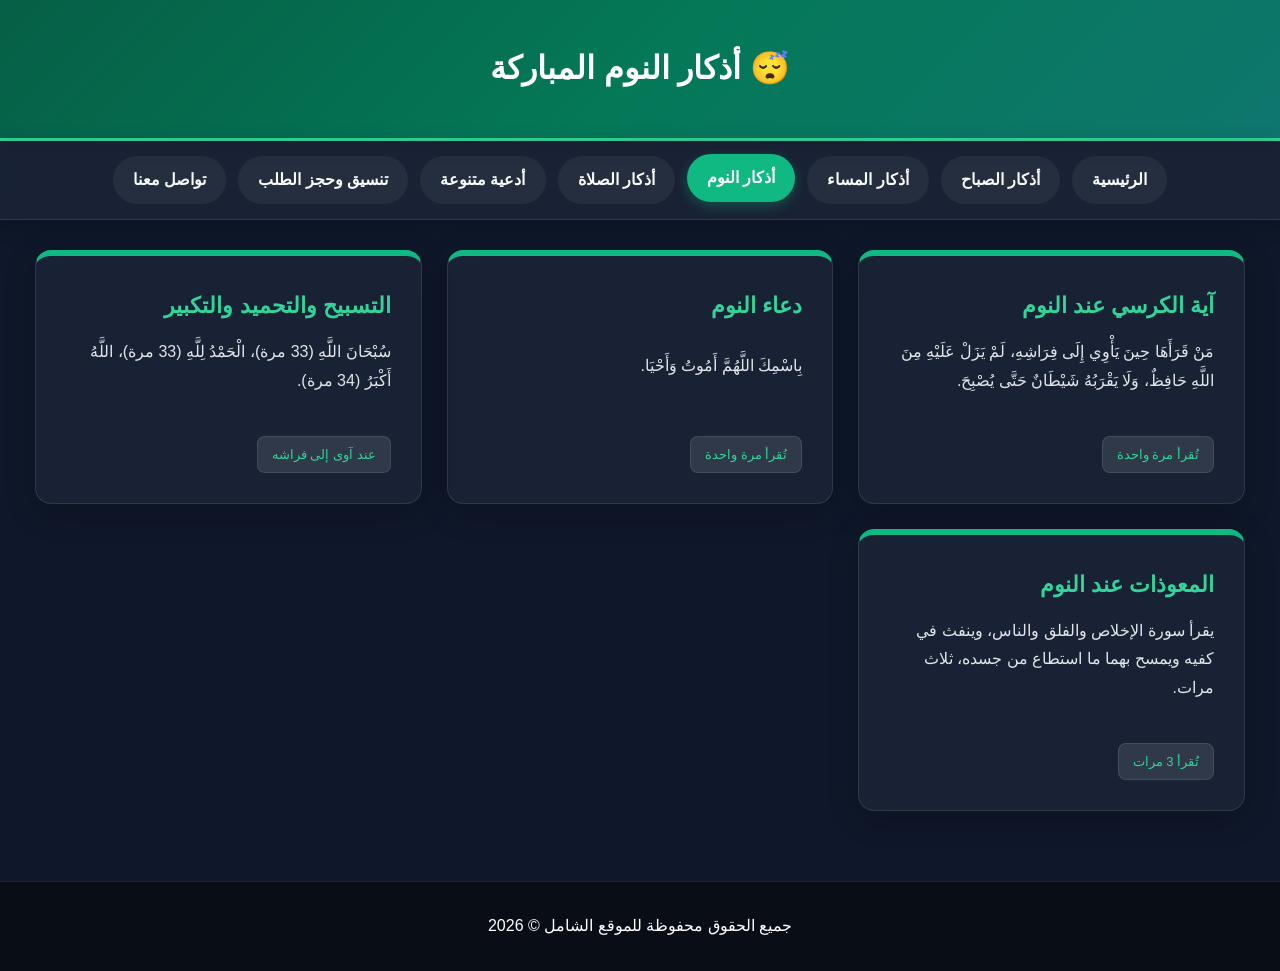
<file: pages/sleep.html>
<!DOCTYPE html>
<html lang="ar" dir="rtl" data-theme="emerald">
<head>
    <meta charset="UTF-8">
    <meta name="viewport" content="width=device-width, initial-scale=1.0">
    <title>أذكار النوم</title>
    <link rel="stylesheet" href="../style.css">
</head>
<body>
    <header class="main-header">
        <h1>😴 أذكار النوم المباركة</h1>
    </header>
    <nav class="main-nav">
        <a href="../index.html">الرئيسية</a>
        <a href="morning.html">أذكار الصباح</a>
        <a href="evening.html">أذكار المساء</a>
        <a href="sleep.html" class="active">أذكار النوم</a>
        <a href="prayer.html">أذكار الصلاة</a>
        <a href="dua.html">أدعية متنوعة</a>
        <a href="order.html">تنسيق وحجز الطلب</a>
        <a href="contact.php">تواصل معنا</a>
    </nav>
    <main class="container">
        <section class="cards">
            <div class="card">
                <h3>آية الكرسي عند النوم</h3>
                <p>مَنْ قَرَأَهَا حِينَ يَأْوِي إِلَى فِرَاشِهِ، لَمْ يَزَلْ عَلَيْهِ مِنَ اللَّهِ حَافِظٌ، وَلَا يَقْرَبُهُ شَيْطَانٌ حَتَّى يُصْبِحَ.</p>
                <span class="badge">تُقرأ مرة واحدة</span>
            </div>
            <div class="card">
                <h3>دعاء النوم</h3>
                <p>بِاسْمِكَ اللَّهُمَّ أَمُوتُ وَأَحْيَا.</p>
                <span class="badge">تُقرأ مرة واحدة</span>
            </div>
            <div class="card">
                <h3>التسبيح والتحميد والتكبير</h3>
                <p>سُبْحَانَ اللَّهِ (33 مرة)، الْحَمْدُ لِلَّهِ (33 مرة)، اللَّهُ أَكْبَرُ (34 مرة).</p>
                <span class="badge">عند آوى إلى فراشه</span>
            </div>
            <div class="card">
                <h3>المعوذات عند النوم</h3>
                <p>يقرأ سورة الإخلاص والفلق والناس، وينفث في كفيه ويمسح بهما ما استطاع من جسده، ثلاث مرات.</p>
                <span class="badge">تُقرأ 3 مرات</span>
            </div>
        </section>
    </main>
    <footer class="main-footer">
        <p>جميع الحقوق محفوظة للموقع الشامل © <span id="footer-year">2026</span></p>
    </footer>
    <script src="../script.js"></script>
</body>
</html>
</file>
<file: style.css>
:root {
    --bg-color: #0f172a;
    --card-bg: rgba(30, 41, 59, 0.7);
    --text-color: #f8fafc;
    --primary-color: #10b981;
    --primary-hover: #059669;
    --accent-color: #34d399;
    --header-bg: linear-gradient(135deg, #065f46, #047857, #0f766e);
    --footer-bg: #090d16;
    --border-color: rgba(255, 255, 255, 0.1);
}

[data-theme="royal"] {
    --bg-color: #0f172a;
    --card-bg: rgba(30, 58, 138, 0.4);
    --text-color: #f8fafc;
    --primary-color: #3b82f6;
    --primary-hover: #2563eb;
    --accent-color: #60a5fa;
    --header-bg: linear-gradient(135deg, #1e3a8a, #1d4ed8, #2563eb);
    --footer-bg: #0b1120;
    --border-color: rgba(255, 255, 255, 0.15);
}

[data-theme="gold"] {
    --bg-color: #1c1917;
    --card-bg: rgba(41, 37, 36, 0.8);
    --text-color: #fafaf9;
    --primary-color: #d97706;
    --primary-hover: #b45309;
    --accent-color: #fbbf24;
    --header-bg: linear-gradient(135deg, #78350f, #92400e, #b45309);
    --footer-bg: #0c0a09;
    --border-color: rgba(251, 191, 36, 0.2);
}

* {
    box-sizing: border-box;
    margin: 0;
    padding: 0;
    font-family: 'Segoe UI', Tahoma, Geneva, Verdana, sans-serif;
    transition: background 0.4s ease, color 0.4s ease, transform 0.3s ease;
}

body {
    background-color: var(--bg-color);
    color: var(--text-color);
    line-height: 1.8;
    display: flex;
    flex-direction: column;
    min-height: 100vh;
}

.container {
    width: 100%;
    max-width: 1250px;
    margin: 0 auto;
    padding: 30px 20px;
    flex: 1;
}

.main-header {
    background: var(--header-bg);
    color: #ffffff;
    padding: 40px 20px;
    text-align: center;
    box-shadow: 0 10px 30px rgba(0,0,0,0.3);
    border-bottom: 3px solid var(--accent-color);
}

.top-bar {
    display: flex;
    justify-content: space-between;
    align-items: center;
    max-width: 1250px;
    margin: 0 auto 20px auto;
    padding: 0 15px;
}

.controls select {
    padding: 8px 15px;
    border-radius: 8px;
    border: 1px solid var(--border-color);
    background: rgba(0, 0, 0, 0.3);
    color: #fff;
    cursor: pointer;
    font-weight: bold;
    outline: none;
}

.auth-links a {
    color: #ffffff;
    text-decoration: none;
    background: rgba(255, 255, 255, 0.15);
    padding: 8px 18px;
    border-radius: 8px;
    font-size: 14px;
    backdrop-filter: blur(5px);
    border: 1px solid var(--border-color);
}

.auth-links a:hover {
    background: var(--primary-color);
}

.main-nav {
    background-color: var(--card-bg);
    backdrop-filter: blur(10px);
    display: flex;
    justify-content: center;
    flex-wrap: wrap;
    gap: 12px;
    padding: 15px;
    box-shadow: 0 5px 20px rgba(0,0,0,0.2);
    border-bottom: 1px solid var(--border-color);
}

.main-nav a {
    color: var(--text-color);
    text-decoration: none;
    font-weight: 600;
    padding: 10px 20px;
    border-radius: 25px;
    background: rgba(255, 255, 255, 0.05);
}

.main-nav a:hover, .main-nav a.active {
    background-color: var(--primary-color);
    color: #ffffff;
    transform: translateY(-2px);
    box-shadow: 0 4px 12px rgba(16, 185, 129, 0.3);
}

.hero {
    text-align: center;
    margin: 40px 0;
    padding: 30px;
    background: var(--card-bg);
    border-radius: 20px;
    backdrop-filter: blur(10px);
    border: 1px solid var(--border-color);
    box-shadow: 0 8px 32px rgba(0,0,0,0.2);
}

.hero h2 {
    font-size: 32px;
    margin-bottom: 15px;
    color: var(--accent-color);
}

.cards {
    display: grid;
    grid-template-columns: repeat(auto-fit, minmax(300px, 1fr));
    gap: 25px;
    margin-bottom: 40px;
}

.card {
    background-color: var(--card-bg);
    backdrop-filter: blur(10px);
    border-radius: 16px;
    padding: 30px;
    box-shadow: 0 8px 32px rgba(0,0,0,0.2);
    border: 1px solid var(--border-color);
    border-top: 6px solid var(--primary-color);
    display: flex;
    flex-direction: column;
    justify-content: space-between;
}

.card:hover {
    transform: translateY(-5px);
    box-shadow: 0 12px 40px rgba(0,0,0,0.3);
}

.card-icon {
    font-size: 45px;
    margin-bottom: 15px;
}

.card h3 {
    margin-bottom: 12px;
    color: var(--accent-color);
    font-size: 22px;
}

.card p {
    margin-bottom: 25px;
    font-size: 16px;
    opacity: 0.9;
}

.btn-card {
    display: inline-block;
    text-align: center;
    background-color: var(--primary-color);
    color: #ffffff;
    padding: 12px;
    border-radius: 10px;
    text-decoration: none;
    font-weight: bold;
    box-shadow: 0 4px 15px rgba(0,0,0,0.2);
}

.btn-card:hover {
    background-color: var(--primary-hover);
}

.badge {
    display: inline-block;
    background: rgba(255, 255, 255, 0.1);
    color: var(--accent-color);
    padding: 6px 14px;
    border-radius: 8px;
    font-size: 13px;
    margin-top: 15px;
    border: 1px solid var(--border-color);
    width: fit-content;
}

/* تنسيق النماذج (الفورم الخرافي) */
.form-container {
    background: var(--card-bg);
    backdrop-filter: blur(10px);
    padding: 40px;
    border-radius: 20px;
    box-shadow: 0 10px 40px rgba(0,0,0,0.3);
    max-width: 750px;
    margin: 40px auto;
    border: 1px solid var(--border-color);
}

.form-group {
    margin-bottom: 22px;
}

.form-group label {
    display: block;
    margin-bottom: 8px;
    font-weight: bold;
    color: var(--accent-color);
}

.form-group input, .form-group textarea, .form-group select {
    width: 100%;
    padding: 14px;
    border: 1px solid var(--border-color);
    border-radius: 10px;
    background: rgba(0, 0, 0, 0.2);
    color: var(--text-color);
    font-size: 16px;
    outline: none;
}

.form-group input:focus, .form-group textarea:focus, .form-group select:focus {
    border-color: var(--primary-color);
    box-shadow: 0 0 10px rgba(16, 185, 129, 0.2);
}

.btn-submit {
    width: 100%;
    background: var(--primary-color);
    color: white;
    padding: 15px;
    border: none;
    border-radius: 10px;
    font-weight: bold;
    font-size: 18px;
    cursor: pointer;
    box-shadow: 0 5px 20px rgba(0,0,0,0.3);
}

.btn-submit:hover {
    background: var(--primary-hover);
}

.main-footer {
    background-color: var(--footer-bg);
    color: #ffffff;
    text-align: center;
    padding: 30px;
    margin-top: auto;
    border-top: 1px solid var(--border-color);
}
</file>
